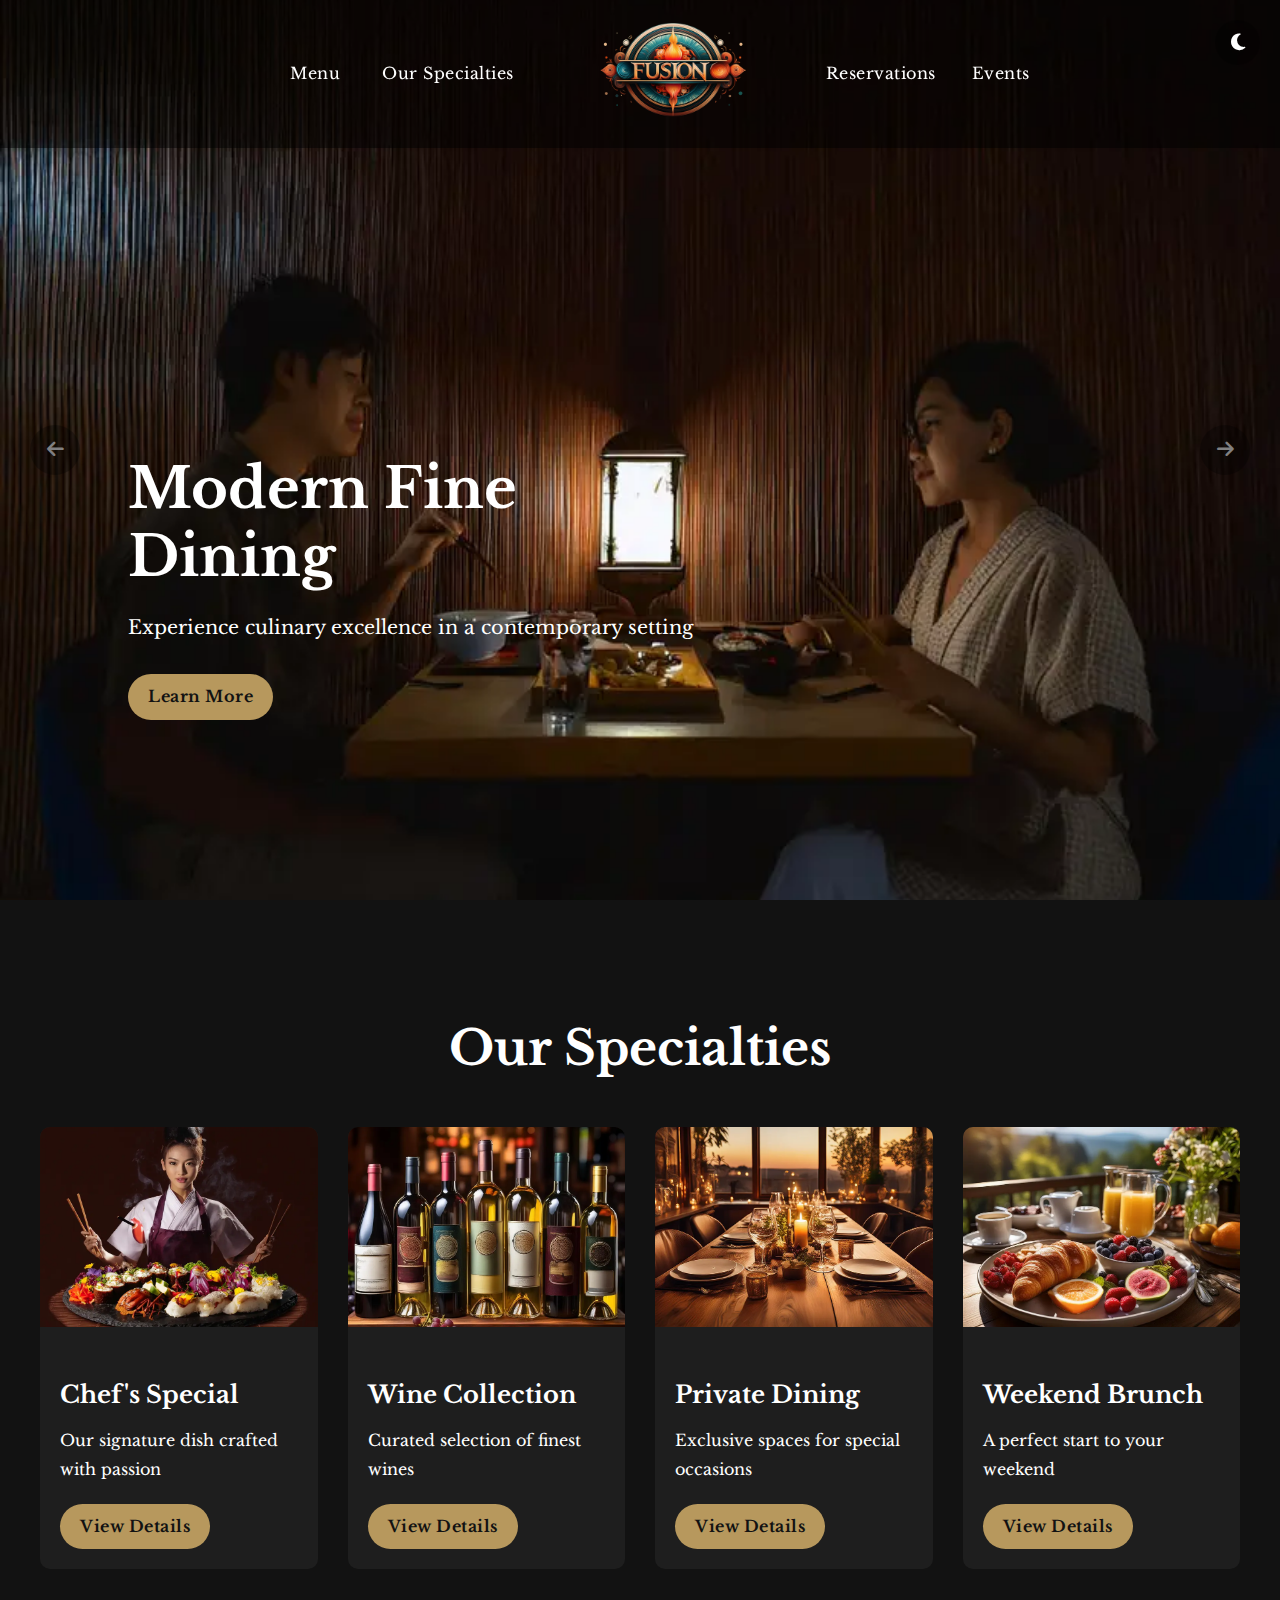
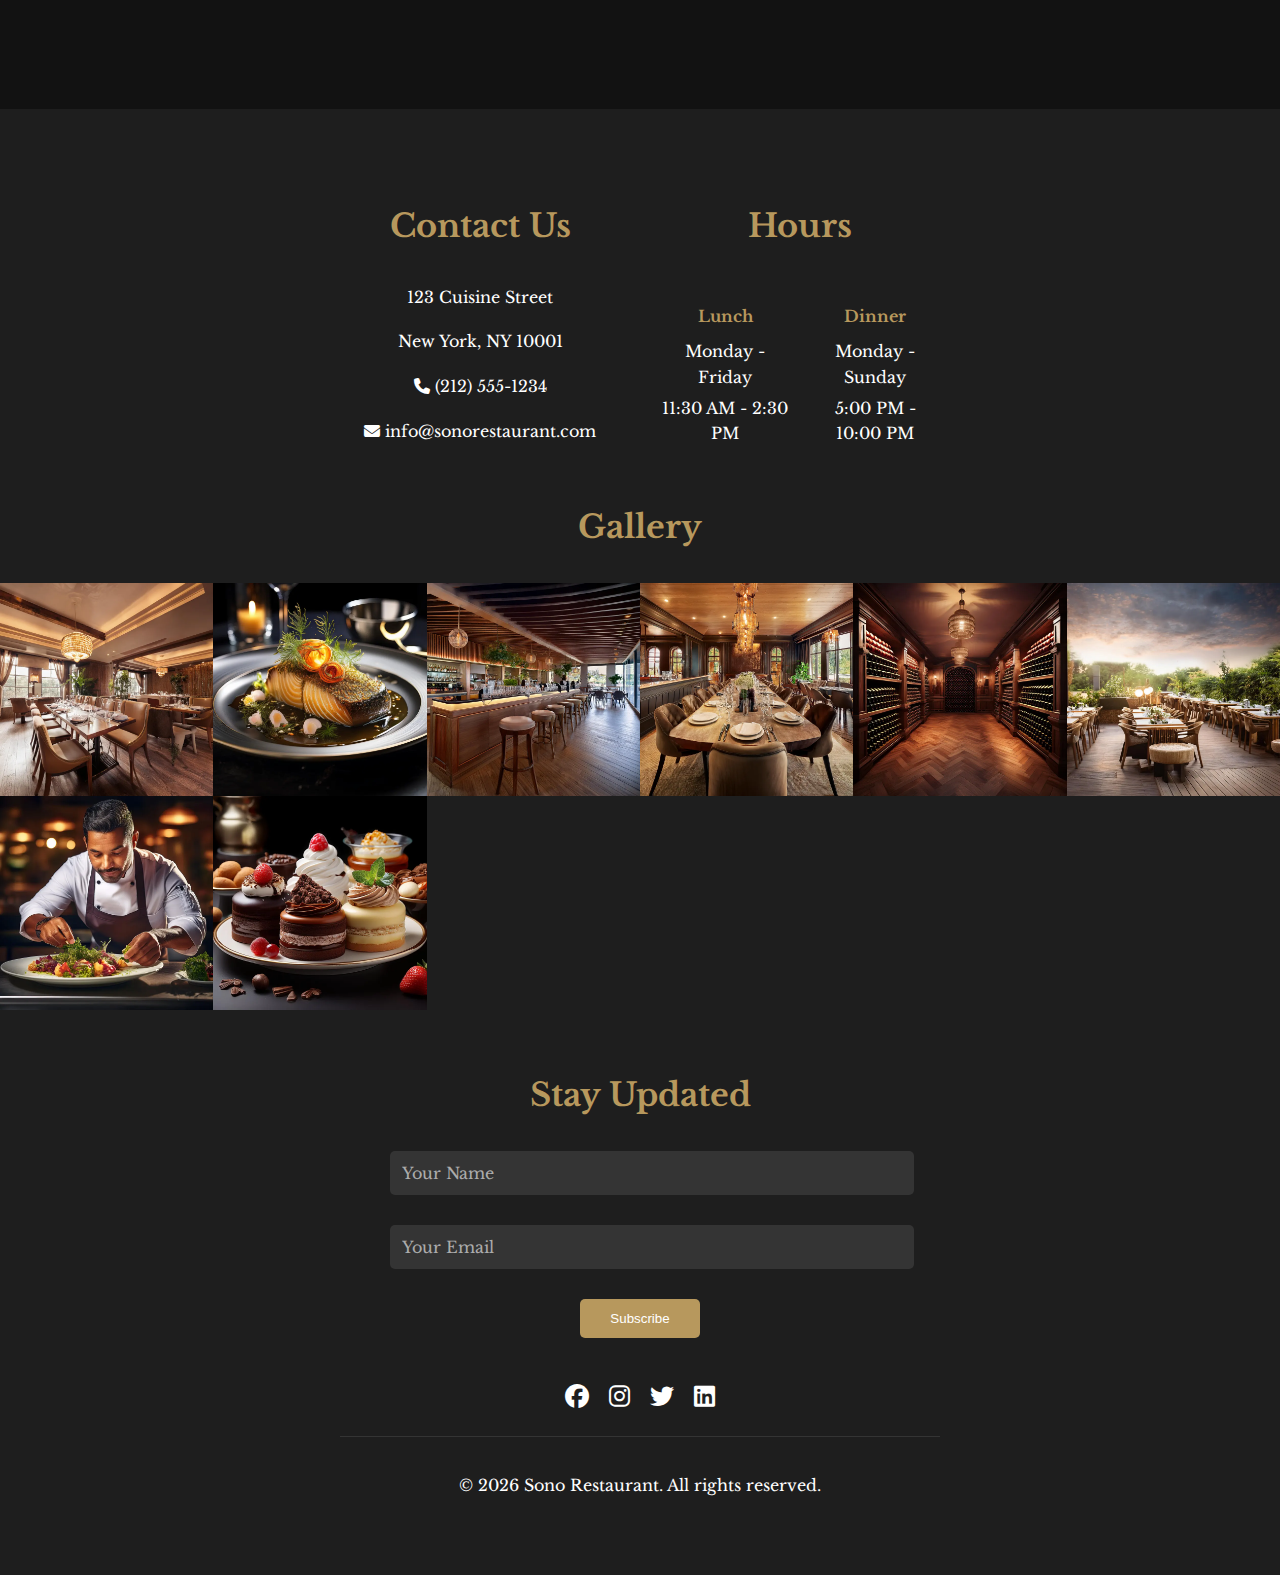
<file: index.html>
<!-- index.html -->

<!DOCTYPE html>
<html lang="en">

<head>
   <meta charset="UTF-8">
   <meta name="viewport" content="width=device-width, initial-scale=1.0">
   <title>Fancy Restaurant</title>
   <link rel="preconnect" href="https://fonts.googleapis.com">
   <link rel="preconnect" href="https://fonts.gstatic.com" crossorigin>
   <link href="https://fonts.googleapis.com/css2?family=Libre+Baskerville:ital,wght@0,400;0,700;1,400&display=swap"
      rel="stylesheet">
   <!-- Add Font Awesome -->
   <link rel="stylesheet" href="https://cdnjs.cloudflare.com/ajax/libs/font-awesome/6.5.1/css/all.min.css">
   <link rel="stylesheet" href="styles.css">
</head>

<body class="dark-theme">
   <!-- Theme Toggle -->
   <theme-toggle></theme-toggle>

   <!-- Mobile Menu -->
   <div class="mobile-menu-toggle">
      <button id="mobileMenuBtn" aria-label="Toggle mobile menu">
         <span class="hamburger-line"></span>
         <span class="hamburger-line"></span>
         <span class="hamburger-line"></span>
      </button>
   </div>

   <!-- Navigation -->
   <site-navigation></site-navigation>
   <!-- <nav class="main-nav" role="navigation" aria-label="Main navigation">
      <div class="nav-links">
         <div class="nav-item">
            <button class="nav-button" aria-haspopup="true" aria-expanded="false" aria-label="Menu navigation">Menu</button>
            <div class="dropdown" role="menu" aria-label="Menu options">
               <a href="#" role="menuitem" aria-label="View lunch menu">Lunch</a>
               <a href="#" role="menuitem" aria-label="View dinner menu">Dinner</a>
               <a href="#" role="menuitem" aria-label="View wine list">Wine List</a>
            </div>
         </div>
         <div class="nav-item">
            <button class="nav-button" aria-haspopup="true" aria-expanded="false" aria-label="Events navigation">Events</button>
            <div class="dropdown" role="menu" aria-label="Events options">
               <a href="#" role="menuitem" aria-label="Learn about private dining">Private Dining</a>
               <a href="#" role="menuitem" aria-label="View special events">Special Events</a>
            </div>
         </div>
      </div>
      <div class="logo" role="banner">
         <img src="./images/Sono-Logo-1.svg" alt="Restaurant Logo" aria-label="Restaurant logo">
      </div>
      <div class="nav-links">
         <div class="nav-item">
            <button class="nav-button" aria-haspopup="true" aria-expanded="false" aria-label="About navigation">About</button>
            <div class="dropdown" role="menu" aria-label="About options">
               <a href="#" role="menuitem" aria-label="Read our story">Our Story</a>
               <a href="#" role="menuitem" aria-label="Meet our team">Team</a>
            </div>
         </div>
         <div class="nav-item">
            <button class="nav-button" aria-haspopup="true" aria-expanded="false" aria-label="Contact navigation">Contact</button>
            <div class="dropdown" role="menu" aria-label="Contact options">
               <a href="#" role="menuitem" aria-label="Make a reservation">Reservations</a>
               <a href="#" role="menuitem" aria-label="Find our location">Location</a>
            </div>
         </div>
      </div>
   </nav> -->

   <!-- Hero Section -->
   <section class="hero" role="region" aria-label="Featured content slider">
      <div class="slider" aria-live="polite">
         <!-- Slides will be inserted here via JavaScript -->
      </div>
      <div class="slider-nav" role="navigation" aria-label="Slider navigation">
         <button class="prev" aria-label="Previous slide" title="View previous slide">
            <span class="sr-only">Previous slide</span>
            <i class="fa-solid fa-arrow-left" aria-hidden="true"></i>
         </button>
         <button class="next" aria-label="Next slide" title="View next slide">
            <span class="sr-only">Next slide</span>
            <i class="fa-solid fa-arrow-right" aria-hidden="true"></i>
         </button>
      </div>
   </section>

   <!-- Featured Section -->
   <section class="featured" role="region" aria-label="Restaurant specialties">
      <h2 class="section-title" id="specialties-title">Our Specialties</h2>
      <div class="cards-container" role="list" aria-labelledby="specialties-title">
         <!-- Cards will be inserted here via JavaScript -->
      </div>
   </section>

   <!-- Footer -->
   <site-footer></site-footer>
   <!-- <footer role="contentinfo" aria-label="Newsletter signup">
      <div class="footer-content">
         <h3 id="newsletter-title">Stay Updated</h3>
         <form id="newsletterForm" aria-labelledby="newsletter-title">
            <div class="form-group">
               <label for="name" class="sr-only">Your Name</label>
               <input
                  type="text"
                  id="name"
                  name="name"
                  aria-label="Your name"
                  aria-required="true"
                  placeholder="Your Name"
                  required>
            </div>
            <div class="form-group">
               <label for="email" class="sr-only">Your Email</label>
               <input
                  type="email"
                  id="email"
                  name="email"
                  aria-label="Your email address"
                  aria-required="true"
                  placeholder="Your Email"
                  required>
            </div>
            <button type="submit" aria-label="Subscribe to newsletter">Subscribe</button>
         </form>
      </div>
   </footer> -->

   <script src="data.js"></script>
   <script src="theme-toggle.js"></script>
   <script src="main.js"></script>
   <script src="nav.js"></script>
   <script src="footer.js"></script>

</body>



</html>
</file>
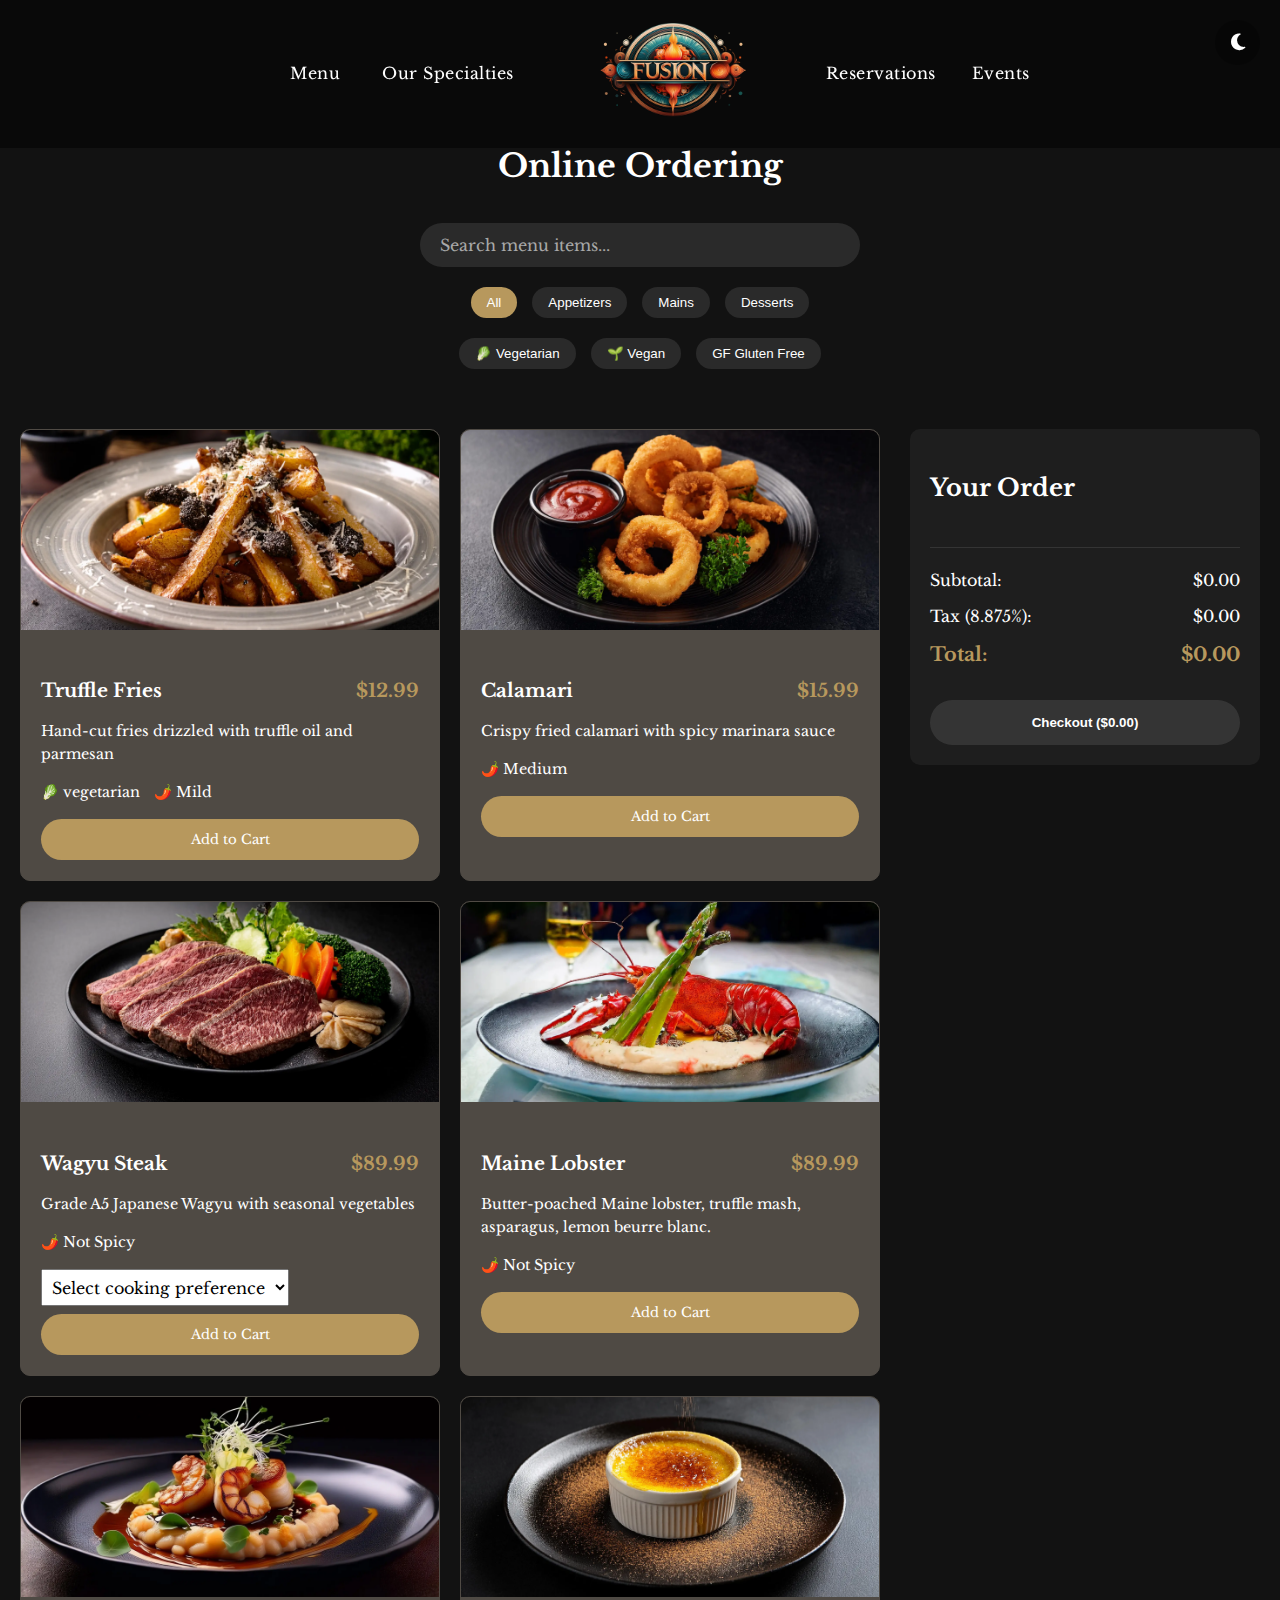
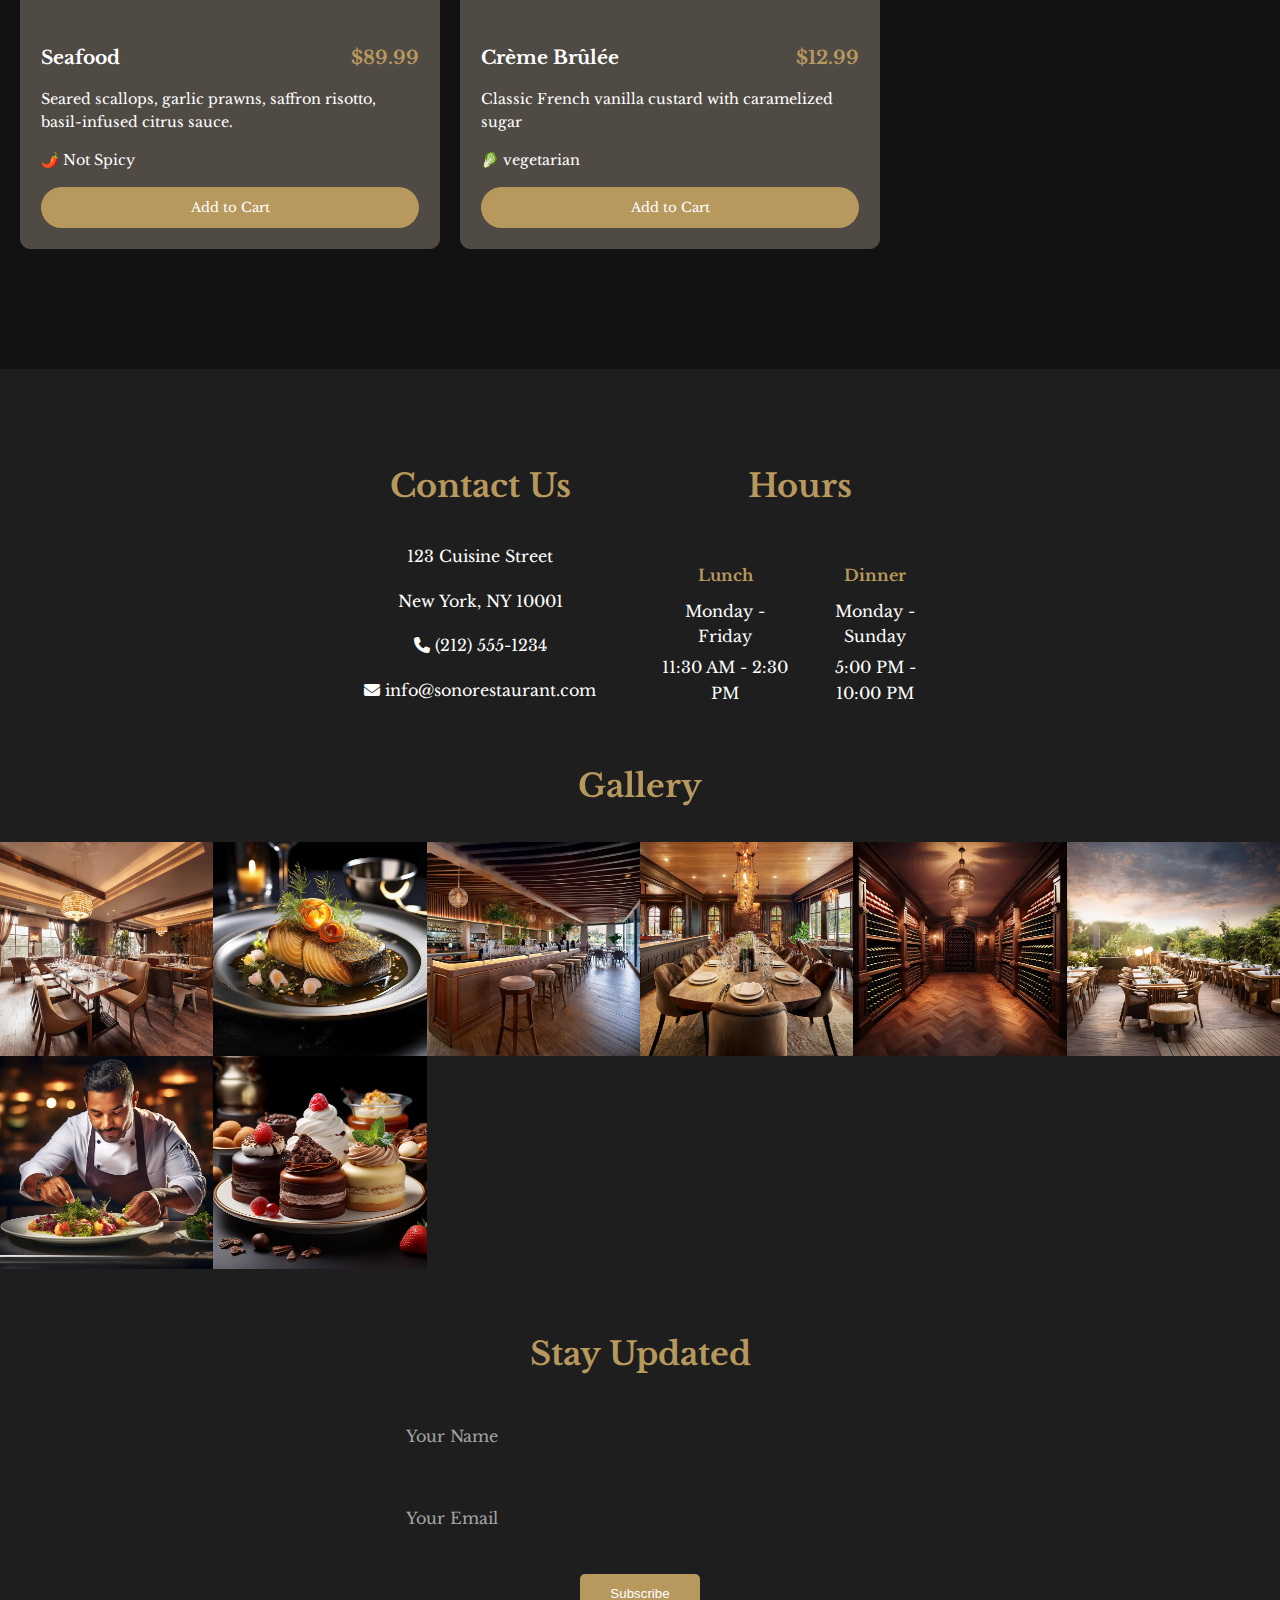
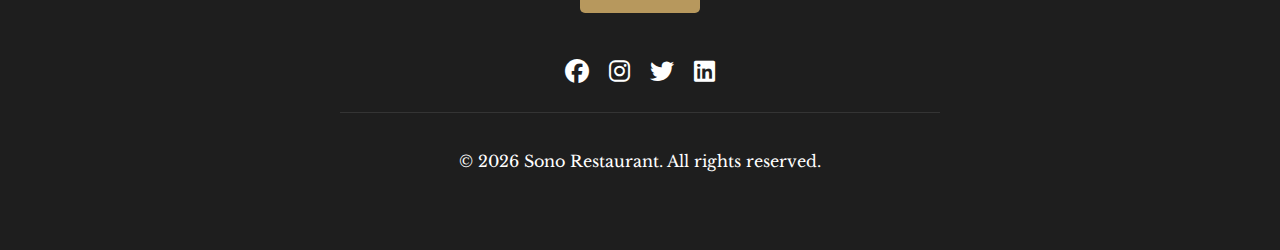
<file: order.html>
<!DOCTYPE html>
<html lang="en">

<head>
   <meta charset="UTF-8">
   <meta name="viewport" content="width=device-width, initial-scale=1.0">
   <title>Online Ordering - Sono Restaurant</title>
   <link rel="preconnect" href="https://fonts.googleapis.com">
   <link rel="preconnect" href="https://fonts.gstatic.com" crossorigin>
   <link href="https://fonts.googleapis.com/css2?family=Libre+Baskerville:ital,wght@0,400;0,700;1,400&display=swap"
      rel="stylesheet">
   <link rel="stylesheet" href="https://cdnjs.cloudflare.com/ajax/libs/font-awesome/6.5.1/css/all.min.css">
   <link rel="stylesheet" href="styles.css">
   <link rel="stylesheet" href="checkout.css">
</head>

<body class="dark-theme">
   <!-- Theme Toggle -->
   <theme-toggle></theme-toggle>

   <!-- Mobile Menu Toggle -->
   <div class="mobile-menu-toggle">
      <button id="mobileMenuBtn" aria-label="Toggle mobile menu">
         <span class="hamburger-line"></span>
         <span class="hamburger-line"></span>
         <span class="hamburger-line"></span>
      </button>
   </div>

   <!-- Navigation -->
   <site-navigation></site-navigation>

   <!-- Order Content -->
   <main class="order-page">
      <div class="order-header">
         <h1>Online Ordering</h1>
         <div class="order-filters">
            <div class="search-bar">
               <input type="text" id="menuSearch" placeholder="Search menu items...">
            </div>
            <div class="filter-buttons">
               <button class="filter-btn active" data-category="all">All</button>
               <button class="filter-btn" data-category="appetizers">Appetizers</button>
               <button class="filter-btn" data-category="mains">Mains</button>
               <button class="filter-btn" data-category="desserts">Desserts</button>
            </div>
            <div class="dietary-filters">
               <button class="dietary-btn" data-dietary="vegetarian">🥬 Vegetarian</button>
               <button class="dietary-btn" data-dietary="vegan">🌱 Vegan</button>
               <button class="dietary-btn" data-dietary="glutenFree">GF Gluten Free</button>
            </div>
         </div>
      </div>

      <div class="order-container">
         <div class="menu-section">
            <!-- Menu items will be dynamically inserted here -->
         </div>

         <div class="cart-section">
            <div class="cart-container">
               <h2>Your Order</h2>
               <div class="cart-items">
                  <!-- Cart items will be dynamically inserted here -->
               </div>
               <div class="cart-summary">
                  <div class="subtotal">
                     <span>Subtotal:</span>
                     <span>$0.00</span>
                  </div>
                  <div class="tax">
                     <span>Tax (8.875%):</span>
                     <span>$0.00</span>
                  </div>
                  <div class="total">
                     <span>Total:</span>
                     <span>$0.00</span>
                  </div>
               </div>
               <button class="checkout-btn" disabled>Checkout ($0.00)</button>
            </div>
         </div>
      </div>
   </main>

   <!-- Footer -->
   <site-footer></site-footer>

   <script src="data.js"></script>
   <script src="theme-toggle.js"></script>
   <script src="nav.js"></script>
   <script src="footer.js"></script>
   <script src="checkout.js"></script> <!-- Load checkout.js before order.js -->
   <script src="order.js"></script>

</body>

</html>
</file>
<file: styles.css>
/*--= Global Variables =--*/
.sr-only {
  position: absolute;
  width: 1px;
  height: 1px;
  padding: 0;
  margin: -1px;
  overflow: hidden;
  clip: rect(0, 0, 0, 0);
  white-space: nowrap;
  border: 0;
}
/*--= Typography =--*/
h1,
h2,
h3,
h4,
h5,
h6 {
  font-family: 'Libre Baskerville', serif;
  font-weight: 700;
}
/*--= Mixins =--*/
/*--= Base Styles =--*/
body {
  margin: 0;
  padding: 0;
  font-family: 'Libre Baskerville', serif;
  transition: all 0.3s ease;
  line-height: 1.6;
}
body.dark-theme {
  background-color: #121212;
  color: #ffffff;
}
body.light-theme {
  background-color: #ffffff;
  color: #121212;
}
/*--= Theme Toggle Button =--*/
theme-toggle {
  position: fixed;
  top: 20px;
  right: 20px;
  z-index: 1000;
}
theme-toggle .theme-toggle-btn {
  position: relative;
  width: 45px;
  height: 45px;
  padding: 10px;
  border: none;
  border-radius: 50%;
  background: rgba(0, 0, 0, 0.3);
  cursor: pointer;
  transition: all 0.3s ease;
  display: flex;
  justify-content: center;
  align-items: center;
}
theme-toggle .theme-toggle-btn i {
  position: absolute;
  font-size: 1.2rem;
  transition: all 0.3s ease;
  color: white;
}
theme-toggle .theme-toggle-btn .fa-sun {
  opacity: 0;
  transform: rotate(180deg) scale(0);
}
theme-toggle .theme-toggle-btn .fa-moon {
  opacity: 1;
  transform: rotate(0) scale(1);
}
theme-toggle .theme-toggle-btn:hover {
  transform: scale(1.1);
}
/*--= Light theme modifications =--*/
body.light-theme .main-nav.nav-scrolled {
  background-color: #121212;
  box-shadow: 0 2px 10px rgba(0, 0, 0, 0.1);
  /*--= Update text colors for better visibility =--*/
}
body.light-theme .main-nav.nav-scrolled .nav-button {
  color: #ffffff;
}
body.light-theme .main-nav.nav-scrolled .dropdown {
  background: #ffffff;
}
body.light-theme .main-nav.nav-scrolled .dropdown a {
  color: #ffffff;
}
body.light-theme .main-nav.nav-scrolled .dropdown a:hover {
  background: rgba(0, 0, 0, 0.05);
}
body.light-theme theme-toggle .theme-toggle-btn {
  background: rgba(0, 0, 0, 0.1);
}
body.light-theme theme-toggle .theme-toggle-btn .fa-sun {
  opacity: 1;
  transform: rotate(0) scale(1);
  color: #FF8C00;
}
body.light-theme theme-toggle .theme-toggle-btn .fa-moon {
  opacity: 0;
  transform: rotate(-180deg) scale(0);
}
/*--= Mobile Menu =--*/
.mobile-menu-toggle {
  position: fixed;
  top: 20px;
  left: 20px;
  z-index: 2000;
  width: 44px;
  height: 44px;
}
.mobile-menu-toggle button {
  width: 100%;
  height: 100%;
  background: rgba(0, 0, 0, 0.5);
  border: none;
  cursor: pointer;
  padding: 10px;
  display: flex;
  flex-direction: column;
  justify-content: space-around;
  border-radius: 999999px;
  position: relative;
}
.mobile-menu-toggle button .hamburger-line {
  width: 24px;
  height: 2px;
  background-color: white;
  transition: transform 0.3s ease, opacity 0.3s ease;
  position: absolute;
  left: 50%;
  transform: translateX(-50%);
}
.mobile-menu-toggle button .hamburger-line:nth-child(1) {
  top: 12px;
}
.mobile-menu-toggle button .hamburger-line:nth-child(2) {
  top: 50%;
  transform: translate(-50%, -50%);
}
.mobile-menu-toggle button .hamburger-line:nth-child(3) {
  bottom: 12px;
}
.mobile-menu-toggle button.active .hamburger-line:nth-child(1) {
  transform: translateX(-50%) rotate(45deg);
  top: 50%;
}
.mobile-menu-toggle button.active .hamburger-line:nth-child(2) {
  opacity: 0;
}
.mobile-menu-toggle button.active .hamburger-line:nth-child(3) {
  transform: translateX(-50%) rotate(-45deg);
  bottom: 50%;
}
/*--= Navigation =--*/
.main-nav {
  position: fixed;
  top: 0;
  width: 100%;
  display: flex;
  align-items: center;
  padding: 20px;
  z-index: 100;
  background-color: rgba(0, 0, 0, 0.5);
  justify-content: center;
  gap: 4rem;
  transition: all 0.3s ease;
}
.main-nav.nav-scrolled {
  background-color: #000000;
  box-shadow: 0 2px 10px rgba(0, 0, 0, 0.1);
  /*--= Optional: adds subtle shadow when solid =--*/
}
.main-nav.nav-scrolled .nav-button {
  color: white;
}
.main-nav.nav-scrolled .dropdown {
  background: #000000;
}
.main-nav .nav-links {
  display: flex;
  gap: 30px;
}
.main-nav .logo img {
  height: 100px;
}
.main-nav .nav-button {
  background: transparent;
  border: none;
  color: white;
  cursor: pointer;
  font-family: 'Libre Baskerville', serif;
  font-size: 1rem;
  letter-spacing: 0.5px;
  position: relative;
}
.main-nav .reservations {
  text-decoration: none;
  padding: 0;
}
.main-nav .nav-item {
  position: relative;
}
.main-nav .nav-item:hover .dropdown {
  display: flex;
  flex-direction: column;
}
.main-nav .dropdown {
  display: none;
  position: absolute;
  background: rgba(0, 0, 0, 0.9);
  min-width: 200px;
  padding: 10px;
}
.main-nav .dropdown a {
  color: white;
  text-decoration: none;
  padding: 10px;
}
.main-nav .dropdown a:hover {
  background: rgba(255, 255, 255, 0.1);
}
/*--= Hero Section =--*/
.hero {
  height: 100vh;
  position: relative;
  overflow: hidden;
}
.hero .slider {
  height: 100%;
  position: relative;
}
.hero .slider .slide {
  position: absolute;
  top: 0;
  left: 0;
  width: 100%;
  height: 100%;
  opacity: 0;
  transition: opacity 2.5s ease;
}
.hero .slider .slide.active {
  opacity: 1;
}
.hero .slider .slide-content {
  position: absolute;
  bottom: 20%;
  left: 10%;
  color: white;
  max-width: 600px;
}
.hero .slider .slide-content h2 {
  font-size: 3.5rem;
  margin-bottom: 20px;
  line-height: 1.2;
}
.hero .slider .slide-content p {
  font-size: 1.2rem;
  line-height: 1.8;
  margin-bottom: 30px;
}
.hero .slider-nav button {
  position: absolute;
  top: 50%;
  transform: translateY(-50%);
  background: rgba(0, 0, 0, 0.3);
  border: none;
  color: grey;
  width: 50px;
  height: 50px;
  border-radius: 50%;
  cursor: pointer;
  z-index: 10;
  transition: all 0.3s ease;
  display: flex;
  justify-content: center;
  align-items: center;
  /*--= Add focus styles for keyboard navigation =--*/
}
.hero .slider-nav button:hover {
  color: white;
}
.hero .slider-nav button:focus {
  outline: 2px solid white;
  outline-offset: 2px;
}
.hero .slider-nav button:focus:not(:focus-visible) {
  outline: none;
}
.hero .slider-nav button i {
  font-size: 1.2rem;
}
.hero .slider-nav button:hover {
  background: rgba(0, 0, 0, 0.6);
}
.hero .slider-nav button.prev {
  left: 30px;
}
.hero .slider-nav button.next {
  right: 30px;
}
/*--= Featured Section =--*/
.featured {
  padding: 80px 20px;
  max-width: 1200px;
  margin: 0 auto;
}
.featured .section-title {
  font-size: 3rem;
  text-align: center;
  margin-bottom: 50px;
  line-height: 1.2;
}
.featured .cards-container {
  display: grid;
  grid-template-columns: repeat(auto-fit, minmax(250px, 1fr));
  gap: 30px;
}
/*--= Card Styles =--*/
.card {
  background: #1e1e1e;
  border-radius: 10px;
  overflow: hidden;
  transition: all 0.3s ease;
}
.light-theme .card {
  background: #f5f5f5;
}
.card:hover {
  transform: translateY(-10px);
  box-shadow: 0 10px 20px rgba(0, 0, 0, 0.2);
}
.card img {
  width: 100%;
  height: 200px;
  object-fit: cover;
}
.card .card-content {
  padding: 20px;
}
.card .card-content .card-title {
  font-size: 1.5rem;
  margin-bottom: 15px;
  line-height: 1.3;
}
.card .card-content .card-description {
  font-size: 1rem;
  line-height: 1.8;
  margin-bottom: 20px;
}
/*--= CTA Button =--*/
.cta-button {
  display: inline-block;
  padding: 10px 20px;
  background: #B7985D;
  color: #121212;
  text-decoration: none;
  border-radius: 999999px;
  font-family: 'Libre Baskerville', serif;
  font-size: 1rem;
  font-weight: 700;
  letter-spacing: 0.5px;
  transition: all 0.3s ease;
}
.cta-button:hover {
  background: #9c7e45;
  transform: translateY(-2px);
}
/*--= Footer =--*/
footer {
  background: #1e1e1e;
  padding: 50px 20px;
  color: white;
}
.light-theme footer {
  background: #f5f5f5;
  color: #121212;
}
footer .footer-content {
  max-width: 600px;
  margin: 0 auto;
  text-align: center;
}
footer .footer-content h3 {
  font-size: 2rem;
  margin-bottom: 30px;
}
footer .form-group {
  margin-bottom: 20px;
}
footer input {
  width: 100%;
  padding: 10px;
  margin-bottom: 10px;
  border: none;
  border-radius: 5px;
  font-family: 'Libre Baskerville', serif;
  font-size: 1rem;
}
footer button {
  background: #B7985D;
  color: white;
  border: none;
  padding: 10px 20px;
  border-radius: 999999px;
  cursor: pointer;
  transition: all 0.3s ease;
}
footer button:hover {
  background: #9c7e45;
}
/*--= Detail Page =--*/
.detail-hero {
  position: relative;
  height: 70vh;
  min-height: 500px;
  overflow: hidden;
  margin-top: 0;
}
.detail-hero-image {
  position: absolute;
  top: 0;
  left: 0;
  width: 100%;
  height: 100%;
}
.detail-hero-image img {
  width: 100%;
  height: 100%;
  object-fit: cover;
}
.detail-hero-image::after {
  content: '';
  position: absolute;
  top: 0;
  left: 0;
  width: 100%;
  height: 100%;
  background: linear-gradient(to bottom, rgba(0, 0, 0, 0.3), rgba(0, 0, 0, 0.7));
}
.detail-hero-content {
  position: absolute;
  bottom: 10%;
  left: 10%;
  color: white;
  z-index: 2;
}
.detail-hero-content h1 {
  font-size: 3.5rem;
  margin-bottom: 1rem;
}
.detail-meta {
  display: flex;
  gap: 2rem;
  font-size: 1.2rem;
}
.detail-content {
  max-width: 1200px;
  margin: 0 auto;
  padding: 4rem 2rem;
}
.detail-description {
  max-width: 800px;
  margin: 0 auto 4rem;
}
.items-grid {
  display: grid;
  grid-template-columns: repeat(auto-fit, minmax(300px, 1fr));
  gap: 2rem;
  margin-top: 2rem;
}
.detail-item {
  background: rgba(0, 0, 0, 0.2);
  border-radius: 10px;
  overflow: hidden;
  transition: transform 0.3s ease;
}
.detail-item:hover {
  transform: translateY(-5px);
}
.detail-item img {
  width: 100%;
  height: 200px;
  object-fit: cover;
}
.item-content {
  padding: 1.5rem;
}
.item-content h3 {
  margin-bottom: 0.5rem;
}
.item-price {
  display: block;
  margin-top: 1rem;
  font-weight: bold;
  color: #B7985D;
}
/*--= Footer =--*/
.site-footer {
  background-color: #1e1e1e;
  padding: 60px 0px;
  color: white;
  margin-top: 60px;
}
.footer-content {
  max-width: 1200px;
  margin: 0 auto;
  padding: 0 20px;
  /* Add padding to contained content */
}
/*--= Contact and Hours Section =--*/
.footer-info {
  display: grid;
  grid-template-columns: repeat(2, 1fr);
  gap: 40px;
  margin-bottom: 40px;
}
.contact-info h3,
.hours-info h3 {
  font-size: 1.5rem;
  margin-bottom: 20px;
  color: #B7985D;
}
.contact-info address {
  font-style: normal;
  line-height: 1.8;
}
.contact-info a {
  color: white;
  text-decoration: none;
  transition: color 0.3s ease;
}
.contact-info a:hover {
  color: #B7985D;
}
.hours-grid {
  display: grid;
  grid-template-columns: repeat(2, 1fr);
  gap: 20px;
}
.meal-hours h4 {
  color: #B7985D;
  margin-bottom: 10px;
}
.meal-hours p {
  margin: 5px 0;
  line-height: 1.6;
}
/*--= Gallery Section - Updated for full width =--*/
.footer-gallery {
  margin-bottom: 40px;
  width: 100vw;
  /* Full viewport width */
  margin-left: calc(-50vw + 50%);
  /* Center the full-width section */
  margin-right: calc(-50vw + 50%);
  position: relative;
}
.footer-gallery h3 {
  font-size: 1.5rem;
  margin-bottom: 20px;
  color: #B7985D;
  padding: 0 20px;
  max-width: 1200px;
  margin-left: auto;
  margin-right: auto;
}
.gallery-grid {
  display: grid;
  grid-template-columns: repeat(8, 1fr);
  gap: 0;
  /* Removed gap for seamless appearance */
  width: 100%;
}
.gallery-item {
  aspect-ratio: 1;
  overflow: hidden;
  position: relative;
}
.gallery-item img {
  width: 100%;
  height: 100%;
  object-fit: cover;
  transition: transform 0.3s ease;
}
.gallery-item::after {
  content: '';
  position: absolute;
  top: 0;
  left: 0;
  right: 0;
  bottom: 0;
  background: rgba(0, 0, 0, 0.3);
  opacity: 0;
  transition: opacity 0.3s ease;
}
.gallery-item:hover::after {
  opacity: 1;
}
.gallery-item:hover img {
  transform: scale(1.1);
}
/*--= Newsletter Section =--*/
.newsletter-section {
  max-width: 500px;
  margin: 60px auto 40px;
  /* Increased top margin for spacing after gallery */
  text-align: center;
}
.newsletter-section h3 {
  font-size: 1.5rem;
  margin-bottom: 20px;
  color: #B7985D;
}
.form-group {
  margin-bottom: 15px;
}
.form-group input {
  width: 100%;
  padding: 12px;
  border: none;
  border-radius: 5px;
  background-color: rgba(255, 255, 255, 0.1);
  color: white;
}
.form-group input::placeholder {
  color: rgba(255, 255, 255, 0.6);
}
.subscribe-btn {
  background-color: #B7985D;
  color: white;
  border: none;
  padding: 12px 30px;
  border-radius: 5px;
  cursor: pointer;
  transition: background-color 0.3s ease;
}
.subscribe-btn:hover {
  background-color: #9c7e45;
}
/*--= Social Links =--*/
.social-links {
  display: flex;
  justify-content: center;
  gap: 20px;
  margin-bottom: 20px;
}
.social-links a {
  color: white;
  font-size: 1.5rem;
  transition: color 0.3s ease;
}
.social-links a:hover {
  color: #B7985D;
}
/*--= Copyright =--*/
.copyright {
  text-align: center;
  padding-top: 20px;
  border-top: 1px solid rgba(255, 255, 255, 0.1);
}
/* Light Theme Modifications */
.light-theme .site-footer {
  background-color: #f5f5f5;
  color: #121212;
}
.light-theme .contact-info a {
  color: #121212;
}
.light-theme .form-group input {
  background-color: rgba(0, 0, 0, 0.1);
  color: #121212;
}
/*--= Order Page Styles =--*/
.order-page {
  padding-top: 100px;
  max-width: 1400px;
  margin: 0 auto;
  padding-bottom: 60px;
}
.order-header {
  padding: 20px;
  text-align: center;
}
.order-header h1 {
  margin-bottom: 30px;
}
.order-filters {
  margin-bottom: 40px;
}
.order-filters .search-bar {
  margin-bottom: 20px;
}
.order-filters .search-bar input {
  width: 100%;
  max-width: 400px;
  padding: 12px 20px;
  border: none;
  border-radius: 999999px;
  background: rgba(255, 255, 255, 0.1);
  color: #ffffff;
  font-family: 'Libre Baskerville', serif;
  font-size: 1rem;
}
.order-filters .search-bar input::placeholder {
  color: rgba(255, 255, 255, 0.6);
}
.order-filters .filter-buttons {
  margin-bottom: 20px;
}
.order-filters .filter-btn,
.order-filters .dietary-btn {
  padding: 8px 16px;
  margin: 0 5px;
  border: none;
  border-radius: 999999px;
  background: rgba(255, 255, 255, 0.1);
  color: #ffffff;
  cursor: pointer;
  transition: all 0.3s ease;
}
.order-filters .filter-btn:hover,
.order-filters .dietary-btn:hover {
  background: rgba(255, 255, 255, 0.2);
}
.order-filters .filter-btn.active,
.order-filters .dietary-btn.active {
  background: #B7985D;
}
.order-container {
  display: grid;
  grid-template-columns: 1fr 350px;
  gap: 30px;
  padding: 0 20px;
}
.menu-section {
  display: grid;
  grid-template-columns: repeat(auto-fill, minmax(280px, 1fr));
  gap: 20px;
}
.menu-item {
  background: #4f4a44;
  border: 1px solid #4f4a44;
  border-radius: 10px;
  overflow: hidden;
  transition: all 0.3s ease;
}
.menu-item:hover {
  transform: translateY(-5px);
}
.menu-item img {
  width: 100%;
  height: 200px;
  object-fit: cover;
}
.menu-item .menu-item-content {
  padding: 20px;
}
.menu-item .menu-item-content h3 {
  margin-bottom: 10px;
  display: flex;
  justify-content: space-between;
  align-items: center;
}
.menu-item .menu-item-content h3 .price {
  color: #B7985D;
}
.menu-item .menu-item-content .description {
  margin-bottom: 15px;
  font-size: 0.9rem;
  line-height: 1.6;
}
.menu-item .menu-item-content .dietary-info {
  margin-bottom: 15px;
  font-size: 0.9rem;
}
.menu-item .menu-item-content .dietary-info span {
  margin-right: 10px;
}
.menu-item .cooking-options {
  margin: 0.5rem 0;
}
.menu-item .cooking-options .cooking-preference {
  font-size: 1rem;
  font-family: 'Libre Baskerville';
  padding: 0.4rem;
}
.menu-item .add-to-cart {
  width: 100%;
  padding: 12px;
  border: none;
  background: #B7985D;
  color: white;
  cursor: pointer;
  transition: all 0.3s ease;
  border-radius: 999999px;
  font-family: 'Libre Baskerville', serif;
}
.menu-item .add-to-cart:hover {
  background: #9c7e45;
}
.cart-section .cart-container {
  position: sticky;
  top: 100px;
  background: #1e1e1e;
  border-radius: 10px;
  padding: 20px;
}
.cart-section .cart-container h2 {
  margin-bottom: 20px;
}
.cart-section .cart-items {
  margin-bottom: 20px;
  max-height: 400px;
  overflow-y: auto;
}
.cart-section .cart-item {
  display: flex;
  justify-content: space-between;
  align-items: center;
  padding: 10px 0;
  border-bottom: 1px solid rgba(255, 255, 255, 0.1);
}
.cart-section .cart-item .item-details {
  flex-grow: 1;
}
.cart-section .cart-item .item-details .item-name {
  font-weight: bold;
}
.cart-section .cart-item .item-details .item-options {
  font-size: 0.8rem;
  color: rgba(255, 255, 255, 0.7);
}
.cart-section .cart-item .item-price {
  margin: 0 20px;
}
.cart-section .cart-item .item-quantity {
  display: flex;
  align-items: center;
  gap: 10px;
}
.cart-section .cart-item .item-quantity button {
  background: none;
  border: none;
  color: #B7985D;
  cursor: pointer;
  font-size: 1.2rem;
}
.cart-section .cart-summary {
  margin-top: 20px;
  padding-top: 20px;
  border-top: 1px solid rgba(255, 255, 255, 0.1);
}
.cart-section .cart-summary > div {
  display: flex;
  justify-content: space-between;
  margin-bottom: 10px;
}
.cart-section .cart-summary .total {
  font-size: 1.2rem;
  font-weight: bold;
  color: #B7985D;
}
.cart-section .checkout-btn {
  width: 100%;
  padding: 15px;
  margin-top: 20px;
  border: none;
  border-radius: 999999px;
  background: #B7985D;
  color: white;
  font-weight: bold;
  cursor: pointer;
  transition: all 0.3s ease;
}
.cart-section .checkout-btn:disabled {
  background: rgba(255, 255, 255, 0.1);
  cursor: not-allowed;
}
.cart-section .checkout-btn:not(:disabled):hover {
  background: #9c7e45;
}
/*--= Media Queries =--*/
@media (max-width: 1400px) {
  .gallery-grid {
    grid-template-columns: repeat(6, 1fr);
  }
}
@media (max-width: 1024px) {
  .gallery-grid {
    grid-template-columns: repeat(4, 1fr);
  }
}
@media (max-width: 768px) {
  .theme-toggle {
    top: 15px;
    right: 15px;
  }
  .theme-toggle button {
    width: 40px;
    height: 40px;
    padding: 8px;
  }
  .mobile-menu-toggle {
    display: block;
  }
  .main-nav {
    position: fixed;
    top: 0;
    width: 100%;
    display: flex;
    align-items: center;
    padding: 20px;
    z-index: 100;
    background-color: rgba(0, 0, 0, 0.5);
    justify-content: center;
    gap: 4rem;
    transition: background-color 0.3s ease;
  }
  .main-nav.nav-scrolled {
    background-color: rgba(0, 0, 0, 0.5);
  }
  .main-nav.mobile-active {
    background-color: rgba(0, 0, 0, 0.95);
  }
  .main-nav .nav-links {
    flex-direction: column;
    width: 100%;
    gap: 0;
  }
  .main-nav .nav-item {
    width: 100%;
  }
  .main-nav .nav-item .nav-button {
    width: 100%;
    text-align: left;
    padding: 15px 20px;
    color: white;
  }
  .main-nav .nav-item .nav-button:hover {
    background: rgba(255, 255, 255, 0.1);
  }
  .main-nav .nav-item .dropdown {
    position: static;
    display: none;
    background: rgba(0, 0, 0, 0.3);
    width: 100%;
    padding: 0;
  }
  .main-nav .nav-item .dropdown.show {
    display: block;
  }
  .main-nav .nav-item .dropdown a {
    padding: 15px 30px;
    color: white;
  }
  .main-nav .logo {
    position: fixed;
    top: 10px;
    left: 50%;
    transform: translateX(-50%);
  }
  .main-nav .logo img {
    height: 40px;
  }
  body.light-theme .main-nav.nav-scrolled.mobile-active {
    background-color: rgba(255, 255, 255, 0.95);
  }
  .footer-info {
    grid-template-columns: 1fr;
    gap: 30px;
  }
  .gallery-grid {
    grid-template-columns: repeat(3, 1fr);
  }
}
@media (max-width: 480px) {
  .hero .slide-content h2 {
    font-size: 2rem;
  }
  .cards-container {
    grid-template-columns: 1fr;
  }
  .hours-grid {
    grid-template-columns: 1fr;
  }
  .gallery-grid {
    grid-template-columns: repeat(2, 1fr);
  }
  .social-links {
    gap: 15px;
  }
}
@media (min-width: 769px) {
  .mobile-menu-toggle {
    display: none;
  }
  .main-nav {
    transform: none;
    background-color: rgba(0, 0, 0, 0.5);
  }
}
</file>
<file: checkout.css>
[data-theme="dark"] {
  --primary: #60A5FA;
  --primary-dark: #3B82F6;
  --primary-light: #93C5FD;
  --secondary: #4B5563;
  --secondary-dark: #374151;
  --accent: #F59E0B;
  --success: #059669;
  --error: #DC2626;
  --warning: #D97706;
  --info: #2563EB;
  --background: #1A202C;
  --background-secondary: #2D3748;
  --background-tertiary: #4A5568;
  --text: #F7FAFC;
  --text-muted: #A0AEC0;
  --text-light: #CBD5E1;
  --border: #4A5568;
  --border-light: #2D3748;
  --border-dark: #1A202C;
  --hover: rgba(96, 165, 250, 0.1);
  --active: rgba(96, 165, 250, 0.2);
  --disabled: #4A5568;
  --shadow-sm: 0 1px 2px rgba(0, 0, 0, 0.2);
  --shadow-md: 0 4px 6px rgba(0, 0, 0, 0.3);
  --shadow-lg: 0 10px 15px rgba(0, 0, 0, 0.4);
}
.checkout-modal {
  position: fixed;
  top: 0;
  right: 0;
  bottom: 0;
  left: 0;
  display: flex;
  flex-direction: row;
  justify-content: center;
  align-items: center;
  flex-wrap: nowrap;
  background: rgba(0, 0, 0, 0.8);
  z-index: 1000;
}
.checkout-content {
  background: var(--background);
  border-radius: 12px;
  padding: 24px 24px 24px 24px;
  box-shadow: var(--shadow-md);
  width: 90%;
  height: 90vh;
  max-width: 1200px;
  overflow-y: auto;
}
.checkout-content::-webkit-scrollbar {
  width: 6px;
}
.checkout-content::-webkit-scrollbar-track {
  background: var(--background);
  border-radius: 4px;
}
.checkout-content::-webkit-scrollbar-thumb {
  background: var(--border);
  border-radius: 4px;
}
.checkout-content::-webkit-scrollbar-thumb:hover {
  background: var(--primary);
}
.checkout-layout {
  display: grid;
  grid-template-columns: repeat(2, 1fr);
  gap: 32px;
}
.checkout-main {
  padding: 0 24px 0 0;
  border-right: 1px solid var(--border);
}
.form-group {
  margin: 0 0 24px 0;
}
.form-group input,
.form-group select,
.form-group textarea {
  width: 100%;
  height: auto;
  padding: 16px 16px 16px 16px;
  border: 1px solid var(--border);
  border-radius: 8px;
  background: var(--background);
  color: var(--text);
  transition-property: all;
  transition-duration: 0.3s;
  transition-timing-function: ease;
}
.form-group input:focus,
.form-group select:focus,
.form-group textarea:focus {
  border-color: var(--primary);
  outline: none;
}
.form-group input.invalid,
.form-group select.invalid,
.form-group textarea.invalid {
  border-color: var(--error);
}
.cart-summary-sidebar {
  background: var(--background);
  border-radius: 12px;
  padding: 24px 24px 24px 24px;
  box-shadow: var(--shadow-md);
  background: var(--background-secondary);
}
.cart-items-summary {
  max-height: 400px;
  overflow-y: auto;
}
.cart-items-summary::-webkit-scrollbar {
  width: 6px;
}
.cart-items-summary::-webkit-scrollbar-track {
  background: var(--background);
  border-radius: 4px;
}
.cart-items-summary::-webkit-scrollbar-thumb {
  background: var(--border);
  border-radius: 4px;
}
.cart-items-summary::-webkit-scrollbar-thumb:hover {
  background: var(--primary);
}
.cart-summary-item {
  padding: 16px 0 16px 0;
  border-bottom: 1px solid var(--border);
}
.cart-summary-item .item-image-name {
  display: flex;
  flex-direction: row;
  justify-content: flex-start;
  align-items: center;
  flex-wrap: nowrap;
  gap: 16px;
}
.cart-summary-item .item-image-name img {
  width: 60px;
  height: 60px;
  border-radius: 8px;
  object-fit: cover;
}
.button-group {
  display: flex;
  flex-direction: row;
  justify-content: space-between;
  align-items: center;
  flex-wrap: nowrap;
  margin: 32px 0 0 0;
}
.button-group button {
  padding: 8px 16px 8px 16px;
  border: none;
  border-radius: 8px;
  cursor: pointer;
  font-size: 14px;
  font-weight: 500;
  line-height: 1.5;
  color: var(--text);
  transition-property: all;
  transition-duration: 0.3s;
  transition-timing-function: ease;
}
.button-group button:disabled {
  background: var(--disabled);
  cursor: not-allowed;
}
.button-group button.next-step,
.button-group button.place-order {
  background: var(--primary);
  color: white;
}
.button-group button.next-step:hover,
.button-group button.place-order:hover {
  background: var(--primary-dark);
}
.button-group button.prev-step {
  background: var(--secondary);
  color: var(--text);
}
.button-group button.prev-step:hover {
  background: var(--secondary-dark);
}
@media (max-width: 768px) {
  .checkout-layout {
    display: grid;
    grid-template-columns: repeat(1, 1fr);
    gap: 24px;
  }
  .checkout-main {
    padding: 0 0 0 0;
    border-right: none;
  }
  .cart-summary-sidebar {
    border-top: 1px solid var(--border);
    padding: 24px 16px 24px 16px;
  }
}
</file>
